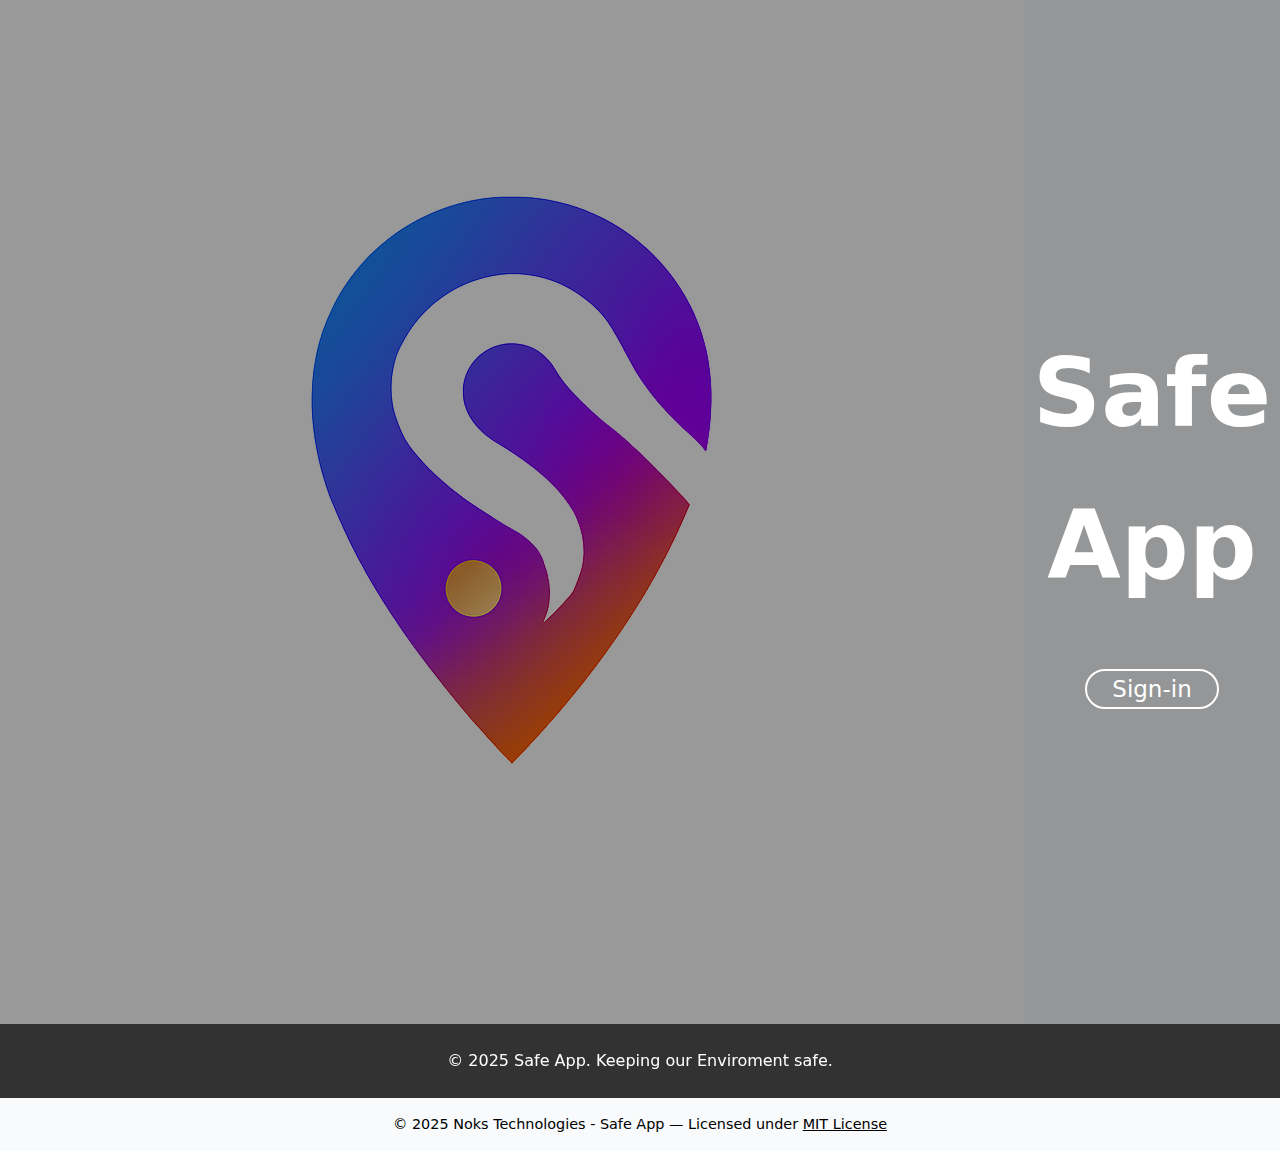
<file: index.html>
<!DOCTYPE html>
<html lang="en">
    <head>
        <meta charset="UTF-8">
        <meta name="viewport" content="width=device-width, initial-scale=1.0"/>
        <title>Safe App</title>
        <link rel="stylesheet" href="styles.css"/>
        <link rel="icon" href="/pictures/Copilot_20251014_175925.png" type="image/png"/>
    </head>
    <body>
        <div class="containers">
            
            <img src="/pictures/Copilot_20251014_175925.png" type="image/png" class="background-image">

            <div class="content">
                <h1>Safe App</h1>
                <a href="signin.html" data-section="sign-in">Sign-in</a>
            </div>
        </div>

        <footer class="footer">
            <div class="container">
                <p>&copy; 2025 Safe App. Keeping our Enviroment safe.</p>
            </div>
        </footer>
            <!-- Notification -->
        <div id="notification" class="notification" style="display: none;">
            <div class="notification-content">
                <span class="notification-message"></span>
                <button class="notification-close">&times;</button>
            </div>
        </div>
        
        <!-- Notification -->
        <div id="notification" class="notification" style="display: none;">
            <div class="notification-content">
                <span class="notification-message"></span>
                <button class="notification-close">&times;</button>
            </div>
        </div>   

        <footer
          style="text-align: center; padding: 15px; font-size: 0.9rem; color: #000" 
        >
          © 2025 Noks Technologies - Safe App — Licensed under
          <a
            href="https://opensource.org/licenses/MIT"
            target="_blank"
            style="color: inherit; text-decoration: underline"
          >
            MIT License
          </a>
        </footer>
    </body>
</html>
</file>
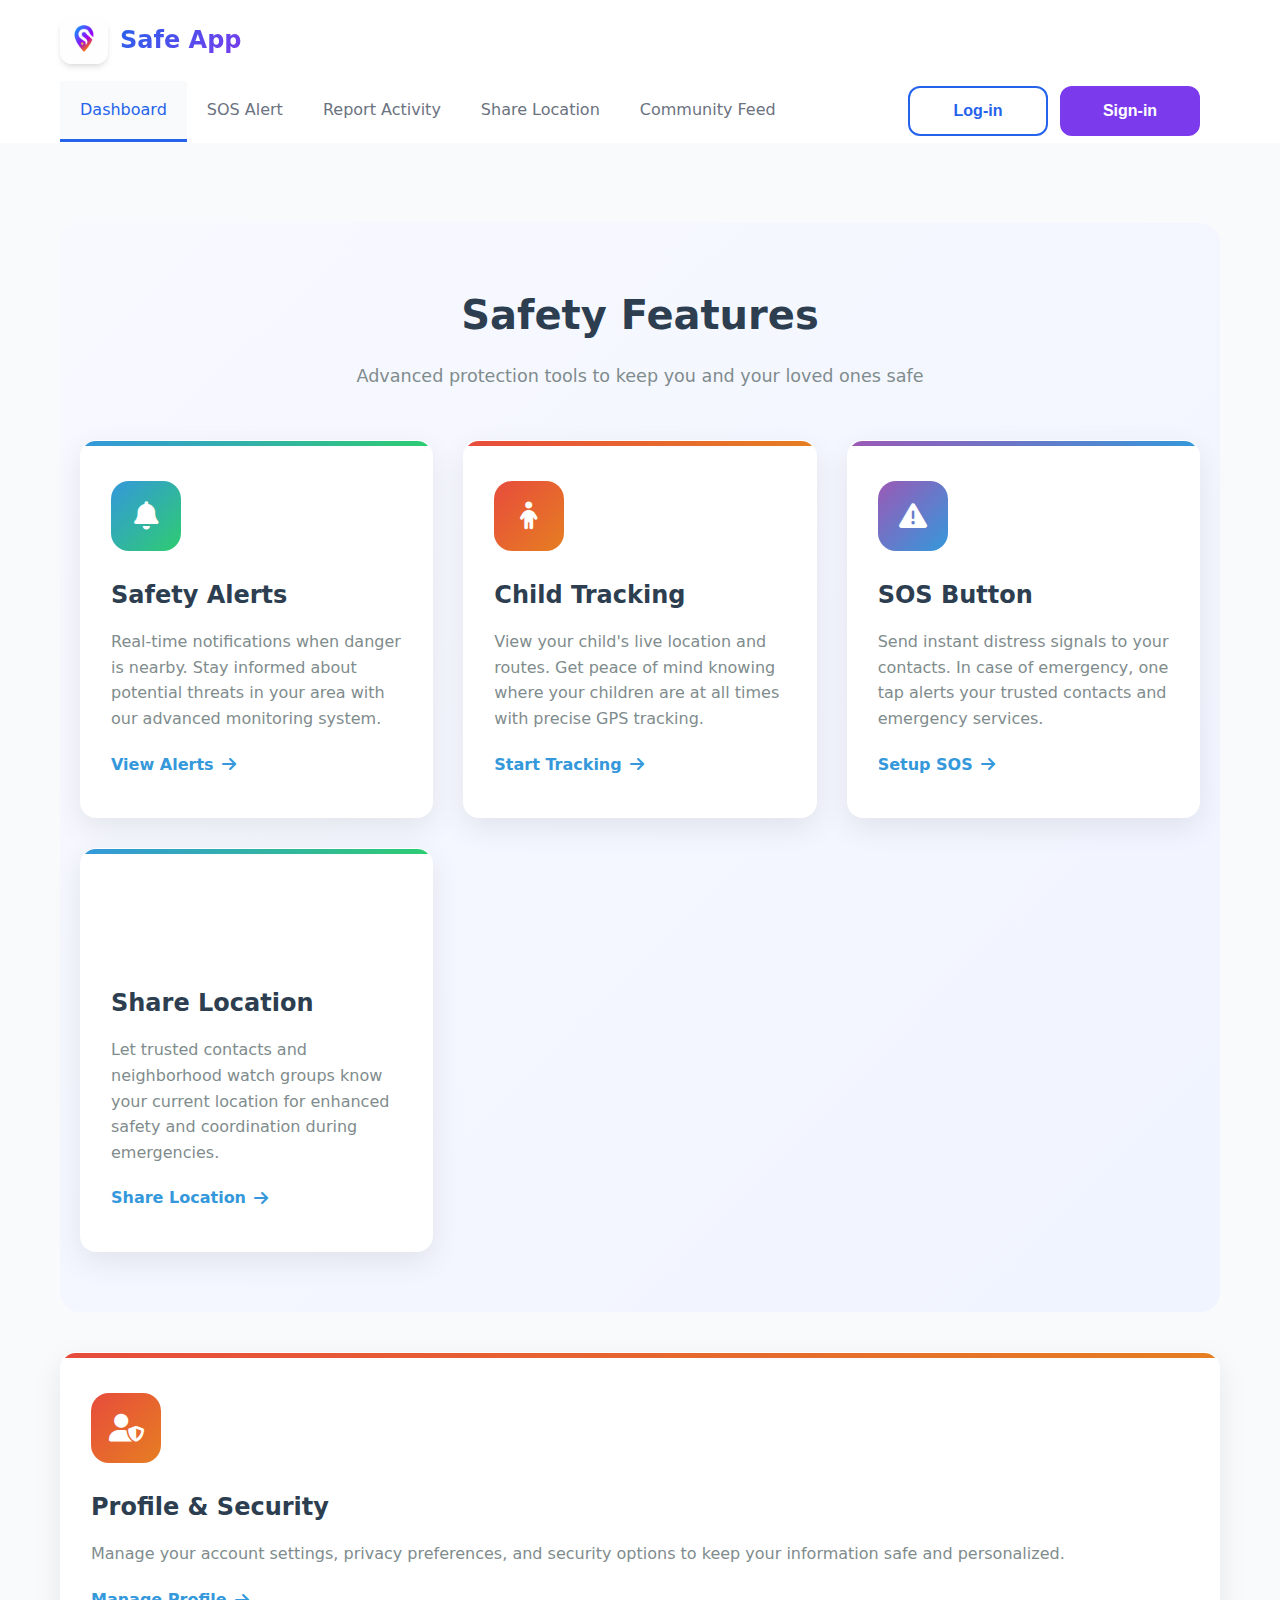
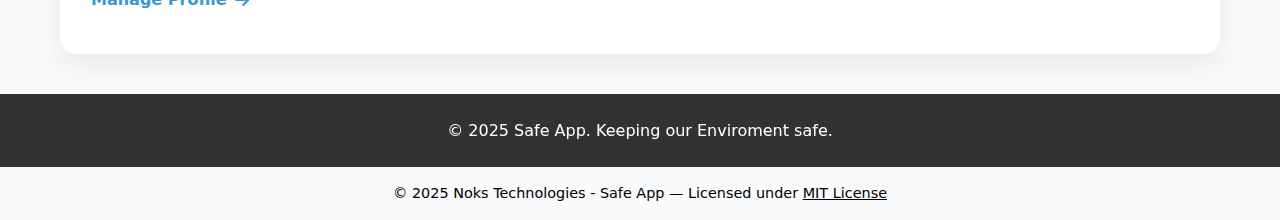
<file: dashboard.html>
<!DOCTYPE html>
<html lang="en">
  <head>
    <meta charset="UTF-8"/>
    <meta name="viewport" content="width=device-width, initial-scale=1.0"/>
    <title>Safe App</title>
    <link rel="stylesheet" href="styles.css"/>
    <link rel="icon" href="/pictures/Copilot_20251014_175925.png" type="image/png"/>
    <link rel="stylesheet" href="https://cdnjs.cloudflare.com/ajax/libs/font-awesome/6.4.0/css/all.min.css">
    <style>
      /* Modern Card Layout Styles */
      .features-section {
        padding: 60px 0;
        background: linear-gradient(135deg, #f8f9ff 0%, #f0f4ff 100%);
        margin: 40px 0;
        border-radius: 20px;
      }
      
      .features-header {
        text-align: center;
        margin-bottom: 50px;
      }
      
      .features-header h2 {
        font-size: 2.5rem;
        color: #2c3e50;
        margin-bottom: 15px;
        font-weight: 700;
      }
      
      .features-header p {
        font-size: 1.1rem;
        color: #7f8c8d;
        max-width: 600px;
        margin: 0 auto;
        line-height: 1.6;
      }
      
      .features-grid {
        display: grid;
        grid-template-columns: repeat(auto-fit, minmax(350px, 1fr));
        gap: 30px;
        max-width: 1200px;
        margin: 0 auto;
        padding: 0 20px;
      }
      
      .feature-card {
        background: white;
        border-radius: 16px;
        padding: 40px 30px;
        box-shadow: 0 10px 30px rgba(0, 0, 0, 0.08);
        transition: all 0.3s ease;
        display: flex;
        flex-direction: column;
        align-items: flex-start;
        position: relative;
        overflow: hidden;
        border: 1px solid rgba(255, 255, 255, 0.2);
      }
      
      .feature-card::before {
        content: '';
        position: absolute;
        top: 0;
        left: 0;
        width: 100%;
        height: 5px;
        background: linear-gradient(90deg, #3498db, #2ecc71);
      }
      
      .feature-card:nth-child(2)::before {
        background: linear-gradient(90deg, #e74c3c, #e67e22);
      }
      
      .feature-card:nth-child(3)::before {
        background: linear-gradient(90deg, #9b59b6, #3498db);
      }
      
      .feature-card:hover {
        transform: translateY(-10px);
        box-shadow: 0 15px 35px rgba(0, 0, 0, 0.12);
      }
      
      .feature-icon {
        width: 70px;
        height: 70px;
        border-radius: 18px;
        display: flex;
        align-items: center;
        justify-content: center;
        margin-bottom: 25px;
        font-size: 28px;
        color: white;
      }
      
      .feature-card:nth-child(1) .feature-icon {
        background: linear-gradient(135deg, #3498db, #2ecc71);
      }
      
      .feature-card:nth-child(2) .feature-icon {
        background: linear-gradient(135deg, #e74c3c, #e67e22);
      }
      
      .feature-card:nth-child(3) .feature-icon {
        background: linear-gradient(135deg, #9b59b6, #3498db);
      }
      
      .feature-card h3 {
        font-size: 1.5rem;
        font-weight: 700;
        margin-bottom: 15px;
        color: #2c3e50;
      }
      
      .feature-card p {
        color: #7f8c8d;
        line-height: 1.6;
        font-size: 1rem;
        margin-bottom: 20px;
      }
      
      .feature-link {
        margin-top: auto;
        display: inline-flex;
        align-items: center;
        color: #3498db;
        font-weight: 600;
        text-decoration: none;
        transition: all 0.2s ease;
      }
      
      .feature-link i {
        margin-left: 8px;
        transition: transform 0.2s ease;
      }
      
      .feature-link:hover {
        color: #2980b9;
      }
      
      .feature-link:hover i {
        transform: translateX(5px);
      }
      
      @media (max-width: 768px) {
        .features-grid {
          grid-template-columns: 1fr;
          gap: 20px;
          padding: 0 15px;
        }
        
        .feature-card {
          padding: 30px 25px;
        }
        
        .features-header h2 {
          font-size: 2rem;
        }
      }
    </style>
  </head>

  <body>
    <header class="header">
      <div class="container">
        <div class="logo">
          <img src="pictures/Copilot_20251014_175925.png" class="logo-img"/>
          <h1>Safe App</h1>
        </div>
        <button class="menu-toggle" aria-label="Toggle menu">
          <span></span>
          <span></span>
          <span></span>
        </button>
      </div>
    </header>

    <nav class="nav">
      <div class="container">
        <ul class="nav-list">
          <li>
            <a
              href="#dashboard"
              class="nav-link active"
              data-section="dashboard"
              >Dashboard</a
            >
          </li>
          <li>
            <a href="#sos" class="nav-link" data-section="sos"
              >SOS Alert</a
            >
          </li>
          <li>
            <a href="#reports" class="nav-link" data-section="reports"
              >Report Activity</a
            >
          </li>
          <li>
            <a href="#location" class="nav-link" data-section="location"
              >Share Location</a
            >
          </li>
          <li>
            <a href="#feed" class="nav-link" data-section="feed"
              >Community Feed</a
            >
          </li>
          <li id="adminNavItem" style="display: none;">
            <a href="#admin" class="nav-link" data-section="admin">
            👑 Admin </a>
          </li>

          <!---profile button -->
          <div class="navbar-buttons-left">
            <a href="login.html" data-section="log-in"><button class="btn btn-light-outline"> Log-in</button></a>
            <a href="signin.html" data-section="sign-in"><button class="btn btn-dark-outline">Sign-in</button></a>
          </div>
        </ul>
      </div>
    </nav>

    <main class="main">
      <div class="container">
        <!-- Dashboard Section -->
        <section id="dashboard" class="section active">

          <!-- Modern Card Layout Section -->
          <div class="features-section">
            <div class="features-header">
              <h2>Safety Features</h2>
              <p>Advanced protection tools to keep you and your loved ones safe</p>
            </div>

          <div class="features-grid">
              <div class="feature-card">
                <div class="feature-icon">
                  <i class="fas fa-bell"></i>
                </div>
                <h3>Safety Alerts</h3>
                <p>Real-time notifications when danger is nearby. Stay informed about potential threats in your area with our advanced monitoring system.</p>
                <a href="#feed" class="feature-link" onclick="showSection('feed')">
                  View Alerts <i class="fas fa-arrow-right"></i>
                </a>
              </div>
              
              <div class="feature-card">
                <div class="feature-icon">
                  <i class="fas fa-child"></i>
                </div>
                <h3>Child Tracking</h3>
                <p>View your child's live location and routes. Get peace of mind knowing where your children are at all times with precise GPS tracking.</p>
                <a href="#tracker" class="feature-link" onclick="showSection('tracker')">
                  Start Tracking <i class="fas fa-arrow-right"></i>
                </a>
              </div>
              
              <div class="feature-card">
                <div class="feature-icon">
                  <i class="fas fa-exclamation-triangle"></i>
                </div>
                <h3>SOS Button</h3>
                <p>Send instant distress signals to your contacts. In case of emergency, one tap alerts your trusted contacts and emergency services.</p>
                <a href="#sos" class="feature-link" onclick="showSection('sos')">
                  Setup SOS <i class="fas fa-arrow-right"></i>
                </a>
              </div>
            
              <div class="feature-card">
                <div class="feature-icon">
                  <i class="fas fa-share"></i>
                </div>
                <h3>Share Location</h3>
                <p>Let trusted contacts and neighborhood watch groups know your current location for enhanced safety and coordination during emergencies.</p>
                <a href="#location" class="feature-link" onclick="showSection('location')">
                  Share Location <i class="fas fa-arrow-right"></i>
                </a>
              </div>

              </div>
              </div>
              <div class="feature-card">
                <div class="feature-icon">
                  <i class="fas fa-user-shield"></i>
                </div>
                <h3>Profile & Security</h3>
                <p>Manage your account settings, privacy preferences, and security options to keep your information safe and personalized.</p>
                <a href="login.html" class="feature-link">
                  Manage Profile <i class="fas fa-arrow-right"></i>
                </a>
              </div>
        </section>

        <!-- SOS Alert Section -->
        <section id="sos" class="section">
          <div class="section-header">
            <h2>Emergency SOS Alert</h2>
            <p>Send immediate alert to trusted contacts and authorities</p>
          </div>

          <div class="sos-container">
            <div class="sos-button-container">
              <button id="sosButton" class="sos-button">
                <div class="sos-ripple"></div>
                <span>SOS</span>
                <small>EMERGENCY</small>
              </button>
            </div>

            <div class="sos-info">
              <h3>Emergency Contacts</h3>
              <div id="emergencyContacts" class="contacts-list">
                <!-- Emergency contacts will be populated here -->
              </div>

              <button class="btn btn-outline" onclick="addEmergencyContact()">
                Add Contact
              </button>
            </div>

            <div class="sos-status" id="sosStatus">
              <!-- SOS status messages will appear here -->
            </div>
          </div>
        </section>

        <!-- Reports Section -->
        <section id="reports" class="section">
          <div class="section-header">
            <h2>Report Suspicious Activity</h2>
            <p>
              Help keep your community safe by reporting suspicious behaviour
            </p>
          </div>

          <div class="reports-container">
            <form id="reportForm" class="report-form">
              <div class="form-group">
                <label for="reportType">Type of Activity</label>
                <select id="reportType" required>
                  <option value="">Select activity type</option>
                  <option value="suspicious-person">Suspicious Person</option>
                  <option value="suspicious-vehicle">Suspicious Vehicle</option>
                  <option value="noise-disturbance">Noise Disturbance</option>
                  <option value="trespassing">Trespassing</option>
                  <option value="vandalism">Vandalism</option>
                  <option value="other">Others</option>
                </select>
              </div>

              <div class="form-group">
                <label for="reportLocation">Location</label>
                <input
                  type="text"
                  id="reportLocation"
                  placeholder="Street address or landmark"
                  required
                />
                <button
                  type="button"
                  class="btn btn-small"
                  onclick="getCurrentLocation('report')"
                >
                  Use Current Location
                </button>
              </div>

              <div class="form-group">
                <label for="reportTime">Time of Incident</label>
                <input type="datetime-local" id="reportTime" required />
              </div>

              <div class="form-group">
                <label for="reportDescription">Description</label>
                <textarea
                  id="reportDescription"
                  placeholder="Provide detailed description of the suspicious activity..."
                  required
                ></textarea>
              </div>

              <div class="form-group">
                <label>
                  <input type="checkbox" id="reportAnonymous" />
                  Submit anonymously
                </label>
              </div>

              <button type="submit" class="btn btn-primary">
                Submit Report
              </button>
            </form>
          </div>
        </section>

        <!-- Location Section -->
        <section id="location" class="section">
          <div class="section-header">
            <h2>Share Location</h2>
            <p>
              Share your location with neighborhood watch groups for enhanced
              safety
            </p>
          </div>

          <div class="location-container">
            <div class="location-status">
              <h3>Location Sharing Status</h3>
              <div id="locationStatus" class="status-indicator">
                <span class="status-dot inactive"></span>
                <span>Location sharing inactive</span>
              </div>
            </div>

            <div class="location-controls">
              <button id="shareLocationBtn" class="btn btn-primary">
                Start Sharing Location
              </button>
              <button
                id="stopSharingBtn"
                class="btn btn-secondary"
                style="display: none"
              >
                Stop Sharing
              </button>
            </div>

            <div id="currentLocation" class="location-info">
              <!-- Current location will be displayed here -->
            </div>

            <div class="watch-groups">
              <h3>Neighborhood Watch Groups</h3>
              <div id="watchGroups" class="groups-list">
                <!-- Watch groups will be populated here -->
              </div>
            </div>
          </div>
        </section>

        <!-- Community Feed Section -->
        <section id="feed" class="section">
          <div class="section-header">
            <h2>Community Feed</h2>
            <p>Recent alerts and reports from your community</p>
          </div>

          <div class="feed-filters">
            <button class="filter-btn active" data-filter="all">All</button>
            <button class="filter-btn" data-filter="sos">SOS Alerts</button>
            <button class="filter-btn" data-filter="reports">Reports</button>
            <button class="filter-btn" data-filter="location">
              Location Updates
            </button>
            <button class="filter-btn" data-filter="tracker">
              Tracker
            </button>
          </div>
  
          <div id="communityFeed" class="feed-container">
            <!-- Feed items will be populated here -->
          </div>
        </section>
      </div>
      
      <!-- Child Tracker Section -->
      <section id="tracker" class="section">
        <div class="section-header">
          <h2> Child Safety </h2>
          <p>Track your child's or your location securely using their phone ID and SIM number.</p>
        </div>

        <div class="tracker-container">
        <!-- Parent Setup Form -->
        <form id="childTrackerForm" class="tracker-form">
          <div class="form-group">
            <label for="childName"> Name </label>
            <input type="text" id="childName" placeholder="Enter your child's name" required />
          </div>

          <div class="form-group">
            <label for="childSim"> Contact Number </label>
            <input type="text" id="childSim" placeholder="Enter Contact number (e.g. +27...)" required />
          </div>

          <div class="form-group">
            <label for="childDeviceId"> Phone ID </label>
            <input type="text" id="childDeviceId" placeholder="Enter device ID or IMEI" required />
          </div>

          <button type="submit" class="btn btn-primary">Save & Start Tracking</button>
         </form>
         
        <!-- Tracker Status -->
        <div class="tracker-status" id="trackerStatus">
          <span class="status-dot inactive"></span>
          <span class="status-text">Tracking inactive</span>
        </div>  

        <!-- Tracker Map Area -->
        <div id="mapContainer" class="map-container">,
          <p class="map-placeholder">Map will appear here when tracking starts</p>
        </div>

        <!-- Tracker Info -->
        <div class="tracker-info">
          <h3>Child’s Current Location</h3>
          <p id="childLocation">Not available</p>
        </div>
      </section>
    </main>

    <footer class="footer">
      <div class="container">
        <p>&copy; 2025 Safe App. Keeping our Enviroment safe.</p>
      </div>
    </footer>

    <!-- Notification overlay -->
      <div id="notification" class="notification">
        <div class="notification-content">
          <span class="notification-message"></span>
          <button class="notification-close">&times;</button>
        </div>
      </div>

    <script type="module" src="main.js"></script>
    <footer
      style="text-align: center; padding: 15px; font-size: 0.9rem; color: #000" 
    >
      © 2025 Noks Technologies - Safe App — Licensed under
      <a
        href="https://opensource.org/licenses/MIT"
        target="_blank"
        style="color: inherit; text-decoration: underline"
      >
        MIT License
      </a>
    </footer>
  </body>
</html>
</file>
<file: styles.css>
:root {
  --primary-color: #2563eb;
  --primary-dark: #1d4ed8;
  --primary-light: #3b82f6;
  --secondary-color: #7c3aed;
  --accent-color: #06b6d4;
  --success-color: #10b981;
  --warning-color: #f59e0b;
  --error-color: #ef4444;
  
  --text-primary: #1f2937;
  --text-secondary: #6b7280;
  --text-muted: #9ca3af;
  
  --background-primary: #ffffff;
  --background-secondary: #f8fafc;
  --background-tertiary: #f1f5f9;
  --background-card: rgba(255, 255, 255, 0.95);
  
  --border-color: #e5e7eb;
  --border-light: #f3f4f6;
  
  --shadow-sm: 0 1px 2px 0 rgba(0, 0, 0, 0.05);
  --shadow-md: 0 4px 6px -1px rgba(0, 0, 0, 0.1), 0 2px 4px -1px rgba(0, 0, 0, 0.06);
  --shadow-lg: 0 10px 15px -3px rgba(0, 0, 0, 0.1), 0 4px 6px -2px rgba(0, 0, 0, 0.05);
  --shadow-xl: 0 20px 25px -5px rgba(0, 0, 0, 0.1), 0 10px 10px -5px rgba(0, 0, 0, 0.04);
  
  --border-radius: 12px;
  --border-radius-lg: 16px;
  --border-radius-xl: 20px;
  
  --transition: all 0.3s cubic-bezier(0.4, 0, 0.2, 1);
  --transition-fast: all 0.15s ease-in-out;
  
  --font-family: 'Inter', -apple-system, BlinkMacSystemFont, 'Segoe UI', system-ui, sans-serif;
}


* {
  margin: 0;
  padding: 0;
  box-sizing: border-box;
}

body {
  font-family: var(--font-family);
  line-height: 1.6;
  color: var(--text-primary);
  background: #f8fafc;
  min-height: 100vh;
  background-attachment: fixed;
}

.container {
  max-width: 1200px;
  margin: 0 auto;
  padding: 0 20px;
}

/* Modern Header */
.header {
  background: var(--background-card);
  border-bottom: 1px solid rgba(255, 255, 255, 0.2);
  position: sticky;
  top: 0;
  z-index: 1000;
}

.header .container {
  display: flex;
  justify-content: space-between;
  align-items: center;
  padding: 16px 20px;
}

.logo {
  display: flex;
  align-items: center;
  gap: 12px;
}

.logo-img {
  width: 48px;
  height: 48px;
  border-radius: 12px;
  box-shadow: var(--shadow-md);
  transition: var(--transition);
}

.logo-img:hover {
  transform: scale(1.05);
  box-shadow: var(--shadow-lg);
}

.logo h1 {
  font-size: 24px;
  font-weight: 700;
  background: linear-gradient(135deg, var(--primary-color), var(--secondary-color));
  -webkit-background-clip: text;
  -webkit-text-fill-color: transparent;
  background-clip: text;
}

.menu-toggle {
  display: none;
  flex-direction: column;
  gap: 4px;
  background: none;
  border: none;
  cursor: pointer;
  padding: 8px;
}

.menu-toggle span {
  width: 25px;
  height: 3px;
  background: var(--text-primary);
  border-radius: 2px;
  transition: var(--transition);
}

/* Modern Navigation */
.nav {
  background: var(--background-card);
  border-bottom: 1px solid rgba(255, 255, 255, 0.1);
}

.nav-list {
  display: flex;
  list-style: none;
  gap: 0;
  align-items: center;
}

.nav-link {
  display: flex;
  align-items: center;
  gap: 8px;
  padding: 16px 20px;
  text-decoration: none;
  color: var(--text-secondary);
  font-weight: 500;
  transition: var(--transition);
  border-bottom: 3px solid transparent;
  position: relative;
  overflow: hidden;
}

.nav-link::before {
  content: '';
  position: absolute;
  top: 0;
  left: -100%;
  width: 100%;
  height: 100%;
  background: linear-gradient(90deg, transparent, rgba(59, 130, 246, 0.1), transparent);
  transition: left 0.5s;
}

.nav-link:hover::before {
  left: 100%;
}

.nav-link:hover,
.nav-link.active {
  color: var(--primary-color);
  border-bottom-color: var(--primary-color);
  background: linear-gradient(135deg, rgba(59, 130, 246, 0.05), rgba(124, 58, 237, 0.05));
}

.navbar-buttons-left {
  margin-left: auto;
  display: flex;
  gap: 12px;
  padding: 0 20px;
}
 

small img{
  height: 20px;
  width: 20px;
  margin-right: 10px;
}

.nav-link:hover,
.nav-link.active {
  color: var(--primary-color);
  border-bottom-color: var(--primary-color);
  background: var(--background-secondary);
}

/* Main Content */
.main {
  padding: 40px 0;
  min-height: calc(100vh - 200px);
}

.section {
  display: none;
}

.section.active {
  display: block;
}

@keyframes fadeIn {
  from { opacity: 0; transform: translateY(20px); }
  to { opacity: 1; transform: translateY(0); }
}

.section-header {
  margin-bottom: 30px;
  text-align: center;
}

.section-header h2 {
  font-size: 34px;
  font-weight: 700;
  margin-bottom: 10px;
  color: white;
}

.section-header p {
  font-size: 20px;
  color: rgba(255, 255, 255, 0.9);
  max-width: 600px;
  margin: 0 auto;
  line-height: 1.6;
}

/* Button Styles */
.btn {
  display: inline-flex;
  align-items: center;
  justify-content: center;
  gap: 8px;
  padding: 14px 28px;
  font-size: 16px;
  font-weight: 600;
  text-decoration: none;
  border: none;
  border-radius: var(--border-radius);
  cursor: pointer;
  transition: var(--transition);
  min-width: 140px;
  position: relative;
  overflow: hidden;
}

btn::before {
  content: '';
  position: absolute;
  top: 0;
  left: -100%;
  width: 100%;
  height: 100%;
  background: linear-gradient(90deg, transparent, rgba(255, 255, 255, 0.2), transparent);
  transition: left 0.5s;
}

.btn:hover::before {
  left: 100%;
}

.btn-primary {
  background: linear-gradient(135deg, var(--primary-color), var(--primary-dark));
  color: white;
  box-shadow: var(--shadow-md);
}

.btn-primary:hover {
  transform: translateY(-2px);
  box-shadow: var(--shadow-lg);
}

.btn-secondary {
  background: linear-gradient(135deg, var(--secondary-color), #6d28d9);
  color: white;
  box-shadow: var(--shadow-md);
}

.btn-secondary:hover {
  transform: translateY(-2px);
  box-shadow: var(--shadow-lg);
}

.btn-emergency {
  background: linear-gradient(135deg, #ef4444, #dc2626);
  color: white;
  font-size: 18px;
  font-weight: 700;
  padding: 18px 36px;
  box-shadow: 0 8px 25px rgba(239, 68, 68, 0.3);
  animation: pulse 2s infinite;
}

.btn-emergency:hover {
  transform: translateY(-2px);
  box-shadow: 0 12px 30px rgba(239, 68, 68, 0.4);
}

@keyframes pulse {
  0%, 100% { transform: scale(1); }
  50% { transform: scale(1.05); }
}

.btn-outline {
  background: transparent;
  color: var(--primary-color);
  border: 2px solid var(--primary-color);
}

.btn-outline:hover {
  background: var(--primary-color);
  color: white;
  transform: translateY(-2px);
}

.btn-small {
  padding: 8px 16px;
  font-size: 14px;
  min-width: auto;
}

.btn-dark-outline {
  background-color: var(--secondary-color);
  color: white;
  border: 2px solid var(--secondary-color);
}

.btn-dark-outline:hover {
  background: transparent;
  color: var(--shadow-sm);
}

.btn-light-outline {
  background-color: transparent;
  color: var(--primary-color);
  border: 2px solid var(--primary-color);
}

.btn-light-outline:hover {
  background: var(--primary-color);
  color:white;
} 

/* Modern Dashboard Grid */
.dashboard-grid {
  display: grid;
  grid-template-columns: repeat(auto-fit, minmax(320px, 1fr));
  gap: 24px;
  margin-bottom: 40px;
}

.dashboard-card {
  background: var(--background-card);
  backdrop-filter: blur(10px);
  padding: 32px;
  border-radius: var(--border-radius-xl);
  box-shadow: var(--shadow-lg);
  border: 1px solid rgba(255, 255, 255, 0.2);
  text-align: center;
  transition: var(--transition);
  position: relative;
  overflow: hidden;
}

.dashboard-card::before {
  content: '';
  position: absolute;
  top: 0;
  left: 0;
  right: 0;
  height: 4px;
  background: linear-gradient(90deg, var(--primary-color), var(--secondary-color));
}

.dashboard-card:hover {
  transform: translateY(-8px);
  box-shadow: var(--shadow-xl);
  border-color: rgba(59, 130, 246, 0.3);
}

.emergency-card {
  background: linear-gradient(135deg, #fff5f5, var(--background-card));
  border: 1px solid rgba(239, 68, 68, 0.2);
}

.emergency-card::before {
  background: linear-gradient(90deg, #ef4444, #f87171);
}

.card-icon {
  font-size: 56px;
  margin-bottom: 20px;
  display: block;
  transition: var(--transition);
}

.dashboard-card:hover .card-icon {
  transform: scale(1.1);
}

.dashboard-card h3 {
  font-size: 24px;
  font-weight: 700;
  margin-bottom: 16px;
  color: var(--text-primary);
}

.dashboard-card p {
  color: var(--text-secondary);
  margin-bottom: 24px;
  line-height: 1.6;
  font-size: 16px;
}

/* SOS Button */
.sos-container {
  display: grid;
  grid-template-columns: 1fr 1fr;
  gap: 40px;
  align-items: start;
  max-width: 1000px;
  margin: 0 auto;
}

.sos-button-container {
  display: flex;
  justify-content: center;
  align-items: center;
  min-height: 400px;
}

.sos-button {
  position: relative;
  width: 220px;
  height: 220px;
  border-radius: 50%;
  background: linear-gradient(135deg, #ef4444, #dc2626, #b91c1c);
  border: none;
  cursor: pointer;
  display: flex;
  flex-direction: column;
  align-items: center;
  justify-content: center;
  color: white;
  font-weight: 900;
  font-size: 42px;
  box-shadow: 
    0 20px 40px rgba(239, 68, 68, 0.3),
    inset 0 4px 12px rgba(255, 255, 255, 0.2);
  transition: var(--transition);
  overflow: hidden;
}

.sos-button::before {
  content: '';
  position: absolute;
  top: -50%;
  left: -50%;
  width: 200%;
  height: 200%;
  background: linear-gradient(45deg, transparent, rgba(255, 255, 255, 0.1), transparent);
  transform: rotate(45deg);
  transition: all 0.5s;
}

.sos-button:hover::before {
  transform: rotate(45deg) translate(50%, 50%);
}

.sos-button:hover {
  transform: scale(1.05);
  box-shadow: 
    0 25px 50px rgba(239, 68, 68, 0.4),
    inset 0 4px 12px rgba(255, 255, 255, 0.3);
}

.sos-button:active {
  transform: scale(0.95);
}

.sos-button small {
  font-size: 12px;
  font-weight: 600;
  margin-top: 4px;
  letter-spacing: 2px;
}

.sos-ripple {
  position: absolute;
  border: 2px solid var(--primary-light);
  border-radius: 50%;
  width: 100%;
  height: 100%;
  animation: ripple 2s infinite;
  opacity: 0.7;
}

@keyframes ripple {
  0% {
    transform: scale(1);
    opacity: 0.7;
  }
  100% {
    transform: scale(1.5);
    opacity: 0;
  }
}

.sos-info {
  background: var(--background-primary);
  padding: 30px;
  border-radius: var(--border-radius-lg);
  box-shadow: var(--shadow-md);
}

.sos-info h3 {
  margin-bottom: 20px;
  color: var(--text-primary);
}

.contacts-list {
  margin-bottom: 20px;
}

.contact-item {
  display: flex;
  justify-content: space-between;
  align-items: center;
  padding: 12px 0;
  border-bottom: 1px solid var(--border-color);
}

.contact-item:last-child {
  border-bottom: none;
}

.sos-status {
  grid-column: 1 / -1;
  margin-top: 30px;
  text-align: center;
}

/* Form Styles */
.report-form {
  background: var(--background-card);
  padding: 40px;
  border-radius: var(--border-radius-xl);
  box-shadow: var(--shadow-lg);
  border: 1px solid rgba(255, 255, 255, 0.2);
  max-width: 600px;
  margin: 0 auto;
}

.form-group {
  margin-bottom: 24px;
}

.form-group label {
  display: block;
  margin-bottom: 8px;
  font-weight: 600;
  color: var(--text-primary);
  font-size: 14px;
  text-transform: uppercase;
  letter-spacing: 0.5px;
}

.form-group input,
.form-group select,
.form-group textarea {
  width: 100%;
  padding: 14px 16px;
  border: 2px solid var(--border-color);
  border-radius: var(--border-radius);
  font-size: 16px;
  transition: var(--transition);
  background: var(--background-primary);
  font-family: var(--font-family);
}

.form-group input:focus,
.form-group select:focus,
.form-group textarea:focus {
  outline: none;
  border-color: var(--primary-color);
  box-shadow: 0 0 0 3px rgba(59, 130, 246, 0.1);
  transform: translateY(-1px);
}

.form-group textarea {
  resize: vertical;
  min-height: 120px;
}

.form-group input[type="checkbox"] {
  width: auto;
  margin-right: 8px;
}

/* Location Section */
.location-container {
  max-width: 800px;
  margin: 0 auto;
}

.location-status {
  background: var(--background-primary);
  padding: 30px;
  border-radius: var(--border-radius-lg);
  box-shadow: var(--shadow-md);
  margin-bottom: 30px;
  text-align: center;
}

.status-indicator {
  display: flex;
  align-items: center;
  justify-content: center;
  gap: 12px;
  margin: 20px 0;
}

.status-dot {
  width: 12px;
  height: 12px;
  border-radius: 50%;
}

.status-dot.active {
  background: var(--success-color);
  animation: pulse 2s infinite;
}

.status-dot.inactive {
  background: var(--text-muted);
}

@keyframes pulse {
  0%, 100% {
    opacity: 1;
  }
  50% {
    opacity: 0.5;
  }
}

.location-controls {
  text-align: center;
  margin-bottom: 30px;
}

.location-info {
  background: var(--background-primary);
  padding: 20px;
  border-radius: var(--border-radius);
  margin-bottom: 30px;
}

.watch-groups {
  background: var(--background-primary);
  padding: 30px;
  border-radius: var(--border-radius-lg);
  box-shadow: var(--shadow-md);
}

.groups-list {
  display: grid;
  gap: 16px;
}

.group-item {
  display: flex;
  justify-content: space-between;
  align-items: center;
  padding: 16px;
  border: 1px solid var(--border-color);
  border-radius: var(--border-radius);
  transition: var(--transition);
}

.group-item:hover {
  background: var(--background-secondary);
}

/* Feed Section */
.feed-filters {
  display: flex;
  gap: 12px;
  margin-bottom: 30px;
  justify-content: center;
  flex-wrap: wrap;
}

.filter-btn {
  padding: 8px 16px;
  border: 2px solid var(--border-color);
  background: var(--background-primary);
  color: var(--text-secondary);
  border-radius: 20px;
  font-weight: 500;
  cursor: pointer;
  transition: var(--transition);
}

.filter-btn:hover,
.filter-btn.active {
  background: var(--primary-color);
  color: white;
  border-color: var(--primary-color);
}

.feed-container {
  display: grid;
  gap: 20px;
}

.feed-item {
  background: var(--background-primary);
  padding: 24px;
  border-radius: var(--border-radius-lg);
  box-shadow: var(--shadow-sm);
  border-left: 4px solid var(--border-color);
  transition: var(--transition);
}

.feed-item:hover {
  box-shadow: var(--shadow-md);
  transform: translateX(2px);
}

.feed-item.sos {
  border-left-color: var(--primary-color);
}

.feed-item.report {
  border-left-color: var(--warning-color);
}

.feed-item.location {
  border-left-color: var(--success-color);
}

.feed-header {
  display: flex;
  justify-content: space-between;
  align-items: start;
  margin-bottom: 12px;
}

.feed-title {
  font-size: 18px;
  font-weight: 600;
  color: var(--text-primary);
  margin-bottom: 4px;
}

.feed-time {
  font-size: 14px;
  color: var(--text-muted);
}

.feed-content {
  color: var(--text-secondary);
  line-height: 1.5;
}

.feed-meta {
  display: flex;
  gap: 20px;
  margin-top: 12px;
  font-size: 14px;
  color: var(--text-muted);
}

/* Recent Activity */
.recent-activity {
  background: var(--background-primary);
  padding: 30px;
  border-radius: var(--border-radius-lg);
  box-shadow: var(--shadow-md);
}

.recent-activity h3 {
  margin-bottom: 20px;
  color: var(--text-primary);
}

.activity-list {
  display: grid;
  gap: 12px;
}

.activity-item {
  display: flex;
  align-items: center;
  gap: 12px;
  padding: 12px;
  border-radius: var(--border-radius);
  transition: var(--transition);
}

.activity-item:hover {
  background: var(--background-secondary);
}

.activity-icon {
  width: 40px;
  height: 40px;
  border-radius: 50%;
  display: flex;
  align-items: center;
  justify-content: center;
  font-size: 18px;
  flex-shrink: 0;
}

.activity-icon.sos {
  background: var(--primary-light);
  color: white;
}

.activity-icon.report {
  background: var(--warning-color);
  color: white;
}

.activity-icon.location {
  background: var(--success-color);
  color: white;
}

.activity-content {
  flex: 1;
}

.activity-title {
  font-weight: 600;
  color: var(--text-primary);
  margin-bottom: 2px;
}

.activity-time {
  font-size: 14px;
  color: var(--text-muted);
}

/* Footer */
.footer {
  background: rgba(0, 0, 0, 0.8);
  backdrop-filter: blur(10px);
  color: white;
  text-align: center;
  padding: 24px 0;
  margin-top: auto;
}

/* Notification */
.notification {
  position: fixed;
  top: 20px;
  right: 20px;
  background: var(--success-color);
  color: white;
  padding: 16px 20px;
  border-radius: var(--border-radius);
  box-shadow: var(--shadow-lg);
  transform: translateX(400px);
  transition: var(--transition);
  z-index: 10000;
  max-width: 350px;
}

.notification.show {
  transform: translateX(0);
}

.notification.error {
  background: var(--error-color);
}

.notification.warning {
  background: var(--warning-color);
}

.notification-content {
  display: flex;
  justify-content: space-between;
  align-items: center;
  gap: 12px;
}

.notification-close {
  background: none;
  border: none;
  color: white;
  font-size: 20px;
  cursor: pointer;
  padding: 0;
  width: 24px;
  height: 24px;
  display: flex;
  align-items: center;
  justify-content: center;
}

/* Responsive Design */
@media (max-width: 1024px) {
  .sos-container {
    grid-template-columns: 1fr;
    gap: 30px;
  }
  
  .sos-button-container {
    min-height: 300px;
  }
  
  .dashboard-grid {
    grid-template-columns: repeat(auto-fit, minmax(250px, 1fr));
    gap: 20px;
  }
}

@media (max-width: 768px) {
  .container {
    padding: 0 15px;
  }
  
  .header .container {
    padding: 12px 15px;
  }
  
  .logo h1 {
    font-size: 20px;
  }
  
  .menu-toggle {
    display: flex;
  }
  
  .nav {
    display: none;
    position: absolute top;
    top: 100%;
    left: 0;
    right: 0;
    background: var(--background-primary);
    box-shadow: var(--shadow-md);
  }
  
  .nav.active {
    display: block;
  }
  
  .nav-list {
    flex-direction: column;
    align-items: absolute right;
  }
  
  .nav-link {
    padding: 16px 20px;
    border-bottom: 1px solid var(--border-color);
    border-left: none;
  }
  
  .nav-link:hover,
  .nav-link.active {
    border-left: 4px solid var(--primary-color);
    border-bottom: 1px solid var(--border-color);
  }
  
  .main {
    padding: 20px 0;
  }
  
  .section-header h2 {
    font-size: 28px;
  }
  
  .dashboard-grid {
    grid-template-columns: 1fr;
    gap: 16px;
  }
  
  .dashboard-card {
    padding: 24px;
  }
  
  .sos-button {
    width: 160px;
    height: 160px;
    font-size: 30px;
  }
  
  .sos-info {
    padding: 20px;
  }
  
  .report-form {
    padding: 20px;
  }
  
  .location-status {
    padding: 20px;
  }
  
  .watch-groups {
    padding: 20px;
  }
  
  .recent-activity {
    padding: 20px;
  }
  
  .feed-filters {
    gap: 8px;
  }
  
  .filter-btn {
    padding: 6px 12px;
    font-size: 14px;
  }
  
  .feed-item {
    padding: 20px;
  }
  
  .feed-header {
    flex-direction: column;
    align-items: start;
    gap: 8px;
  }
  
  .notification {
    right: 10px;
    left: 10px;
    max-width: none;
    transform: translateY(-100px);
  }
  
  .notification.show {
    transform: translateY(0);
  }
  
}

@media (max-width: 480px) {
  .btn {
    padding: 10px 20px;
    font-size: 14px;
  }
  
  .btn-emergency {
    padding: 14px 28px;
    font-size: 16px;
  }
  
  .card-icon {
    font-size: 36px;
  }
  
  .dashboard-card h3 {
    font-size: 20px;
  }
  
  .sos-button {
    width: 140px;
    height: 140px;
    font-size: 24px;
  }
  
  .form-group input,
  .form-group select,
  .form-group textarea {
    padding: 10px;
  }
}

/* Print Styles */
@media print {
  .header,
  .nav,
  .footer,
  .notification {
    display: none;
  }
  
  .main {
    padding: 0;
  }
  
  .section {
    display: block !important;
  }
  
  .btn {
    display: none;
  }
}

/* High Contrast Mode */
@media (prefers-contrast: high) {
  :root {
    --border-color: #000000;
    --text-secondary: #000000;
    --shadow-sm: 0 1px 3px rgba(0, 0, 0, 0.3);
    --shadow-md: 0 4px 6px rgba(0, 0, 0, 0.3);
    --shadow-lg: 0 10px 15px rgba(0, 0, 0, 0.3);
  }
}

/* Reduced Motion */
@media (prefers-reduced-motion: reduce) {
  * {
    animation-duration: 0.01ms !important;
    animation-iteration-count: 1 !important;
    transition-duration: 0.01ms !important;
  }
  
  .sos-ripple {
    display: none;
  }
}

/* Add this to your HTML head for Inter font */
@import url('https://fonts.googleapis.com/css2?family=Inter:wght@400;500;600;700;800&display=swap');


/* ================================
   CHILD SAFETY TRACKER SECTION
================================== */

#tracker {
  background: white-;
  padding: 2rem 1.5rem;
  border-radius: 1rem;
  box-shadow: 0 4px 15px rgba(0, 0, 0, 0.05);
}

.tracker-container {
  max-width: 600px;
  margin: 0 auto;
  background: blue;
  padding: 2rem;
  border-radius: 1rem;
  box-shadow: 0 6px 18px rgba(253, 243, 243, 0.08);
}

.tracker-container:hover{
  transform: translateY(-4px);
  box-shadow: var(--shadow-lg);
}

.tracker-form .form-group {
  margin-bottom: 1.2rem;
}

.tracker-form label {
  display: block;
  font-weight: 600;
  margin-bottom: 0.4rem;
  color: white;
}

.tracker-form input {
  width: 100%;
  padding: 0.8rem 1rem;
  border-radius: 0.5rem;
  border: 1px solid #cbd5e1;
  font-size: 1rem;
  transition: border-color 0.2s ease, box-shadow 0.2s ease;
}

.tracker-form input:focus {
  border-color: #2563eb;
  box-shadow: 0 0 0 3px rgba(37, 99, 235, 0.2);
  outline: none;
}

.tracker-form button {
  width: 100%;
  padding: 0.9rem 1.2rem;
  font-size: 1rem;
  font-weight: 600;
  background-color: #2563eb;
  color: #fff;
  border: none;
  border-radius: 0.6rem;
  cursor: pointer;
  transition: background-color 0.3s ease;
}

.tracker-form button:hover {
  background-color: #1d4ed8;
}

/* Tracker Status */
.tracker-status {
  margin-top: 1.5rem;
  display: flex;
  align-items: center;
  gap: 10px;
  font-size: 1rem;
  font-weight: 500;
  color: #ffff;
}

.status-dot {
  width: 12px;
  height: 12px;
  border-radius: 50%;
  background: #94a3b8;
}

.status-dot.active {
  background: #22c55e; /* green */
}

.status-dot.inactive {
  background: #ef4444; /* red */
}

.status-text {
  font-weight: 600;
}

/* Map Container */
.map-container {
  margin-top: 1.8rem;
  height: 250px;
  border: 2px dashed #cbd5e1;
  border-radius: 0.8rem;
  display: flex;
  align-items: center;
  justify-content: center;
  background-color: #f1f5f9;
}

.map-placeholder {
  color: #64748b;
  font-size: 0.95rem;
  text-align: center;
}

/* Tracker Info */
.tracker-info {
  margin-top: 1.5rem;
  background: #f9fafb;
  border: 1px solid #e2e8f0;
  border-radius: 0.8rem;
  padding: 1rem;
}

.tracker-info h3 {
  margin-bottom: 0.5rem;
  font-size: 1.1rem;
  color: #1e3a8a;
}

.tracker-info p {
  font-size: 0.95rem;
  color: #475569;
}

@keyframes pulse {
  0% { transform: scale(1); opacity: 1; }
  50% { transform: scale(1.4); opacity: 0.6; }
  100% { transform: scale(1); opacity: 1; }
}

.status-dot.active {
  background: #22c55e;
  animation: pulse 1.5s infinite ease-in-out;
}

.containers{
  width: 100%;
  height: 100%;
  background-color: rgba(0, 0, 0, 0.4);
  display: flex;
  align-items: center;
  justify-content: center;
  box-sizing: border-box ;
}

.content{
  text-align: center;
}

.containers h1{
  font-size: 95px;
  color: #ffffff;
  margin-bottom: 50px;
}

.content a{
  font-size: 23px;
  color: #ffffff;
  text-decoration: none;
  border: 2px solid #ffffff;
  padding: 5px 25px;
  border-radius: 50px;
  transition: 0.3s;
}

.content a:hover{
  background-color: transparent;
  color: #000000;
}

.background-image{
  position: absolute center;
  right: 0;
  bottom: 0;
  z-index: -1;
}

@media (min-aspect-radio:16/9){
  .background-image{
    width: 100%;
    height: auto;
  }
}

@media(max-aspect-rati0){
  .background-image{
    width: auto;
    height: 100%;
  }
}
</file>
